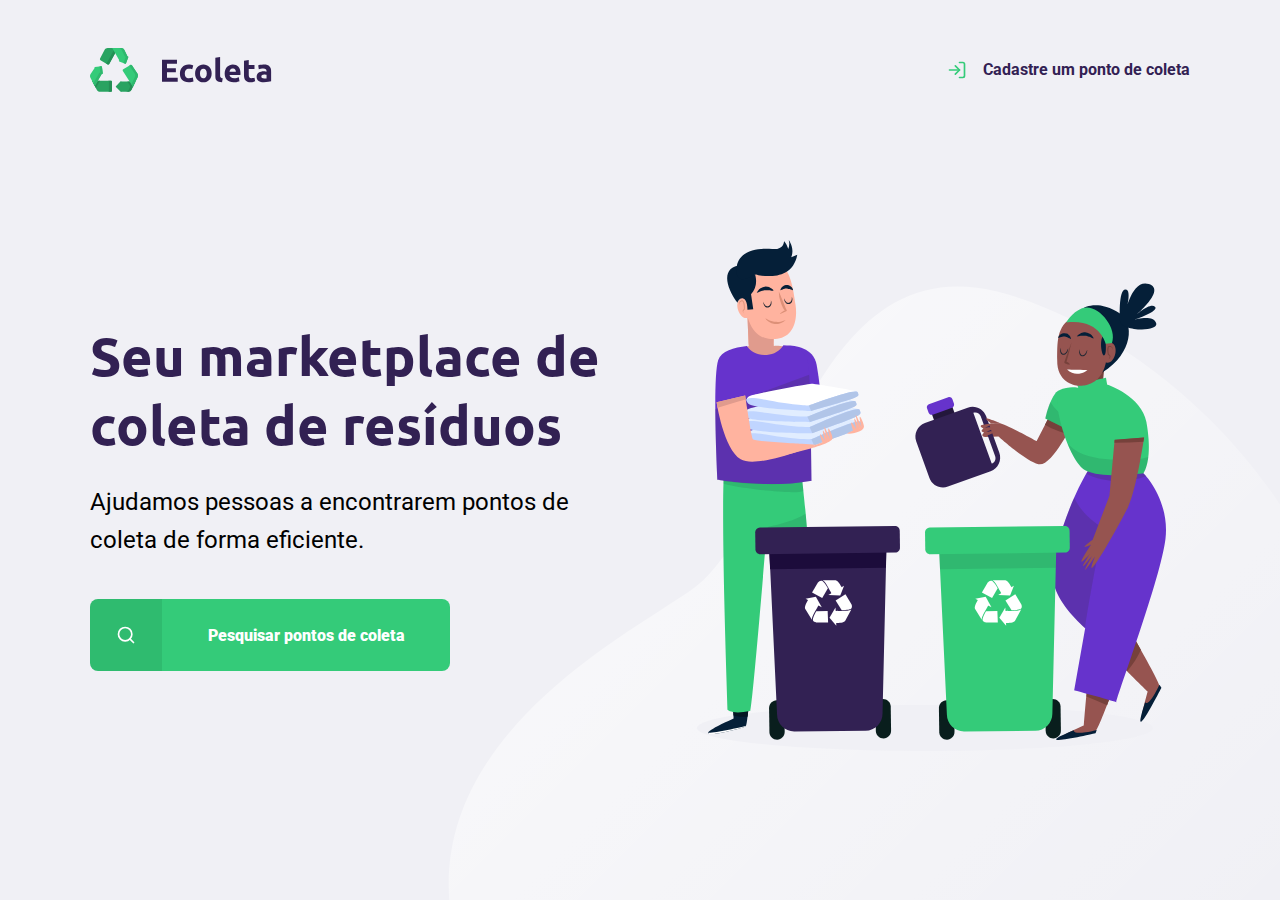
<file: index.html>
<!DOCTYPE html>
<html lang="pt_br">
<head>
    <meta charset="UTF-8">
    <meta name="viewport" content="width=device-width, initial-scale=1.0">
    <title>Ecoleta</title>

    <link href="https://fonts.googleapis.com/css2?family=Roboto&family=Ubuntu:wght@300;700&display=swap" rel="stylesheet">
    
    <link rel="stylesheet" href="/styles/main.css">
    <link rel="stylesheet" href="/styles/home.css">
    <link rel="stylesheet" href="/styles/responsive.css">
    
    
</head>
<body>

    <div id="page-home">

        <div class="content">
            <header>
                <img src="/assets/icones/logo.svg" alt="logomarca">
                <a href="#">
                    <span></span>
                    Cadastre um ponto de coleta
                </a>
            </header>

            <main>
                <h1>Seu marketplace de coleta de resíduos</h1>
        
                <p>Ajudamos pessoas a encontrarem pontos de coleta de forma eficiente.</p>
                
                <a href="#">
                    <span></span><strong>Pesquisar pontos de coleta</strong>
                </a>
                
            </main>
            
            
    
        </div>


    </div>

    
    
</body>
</html>
</file>
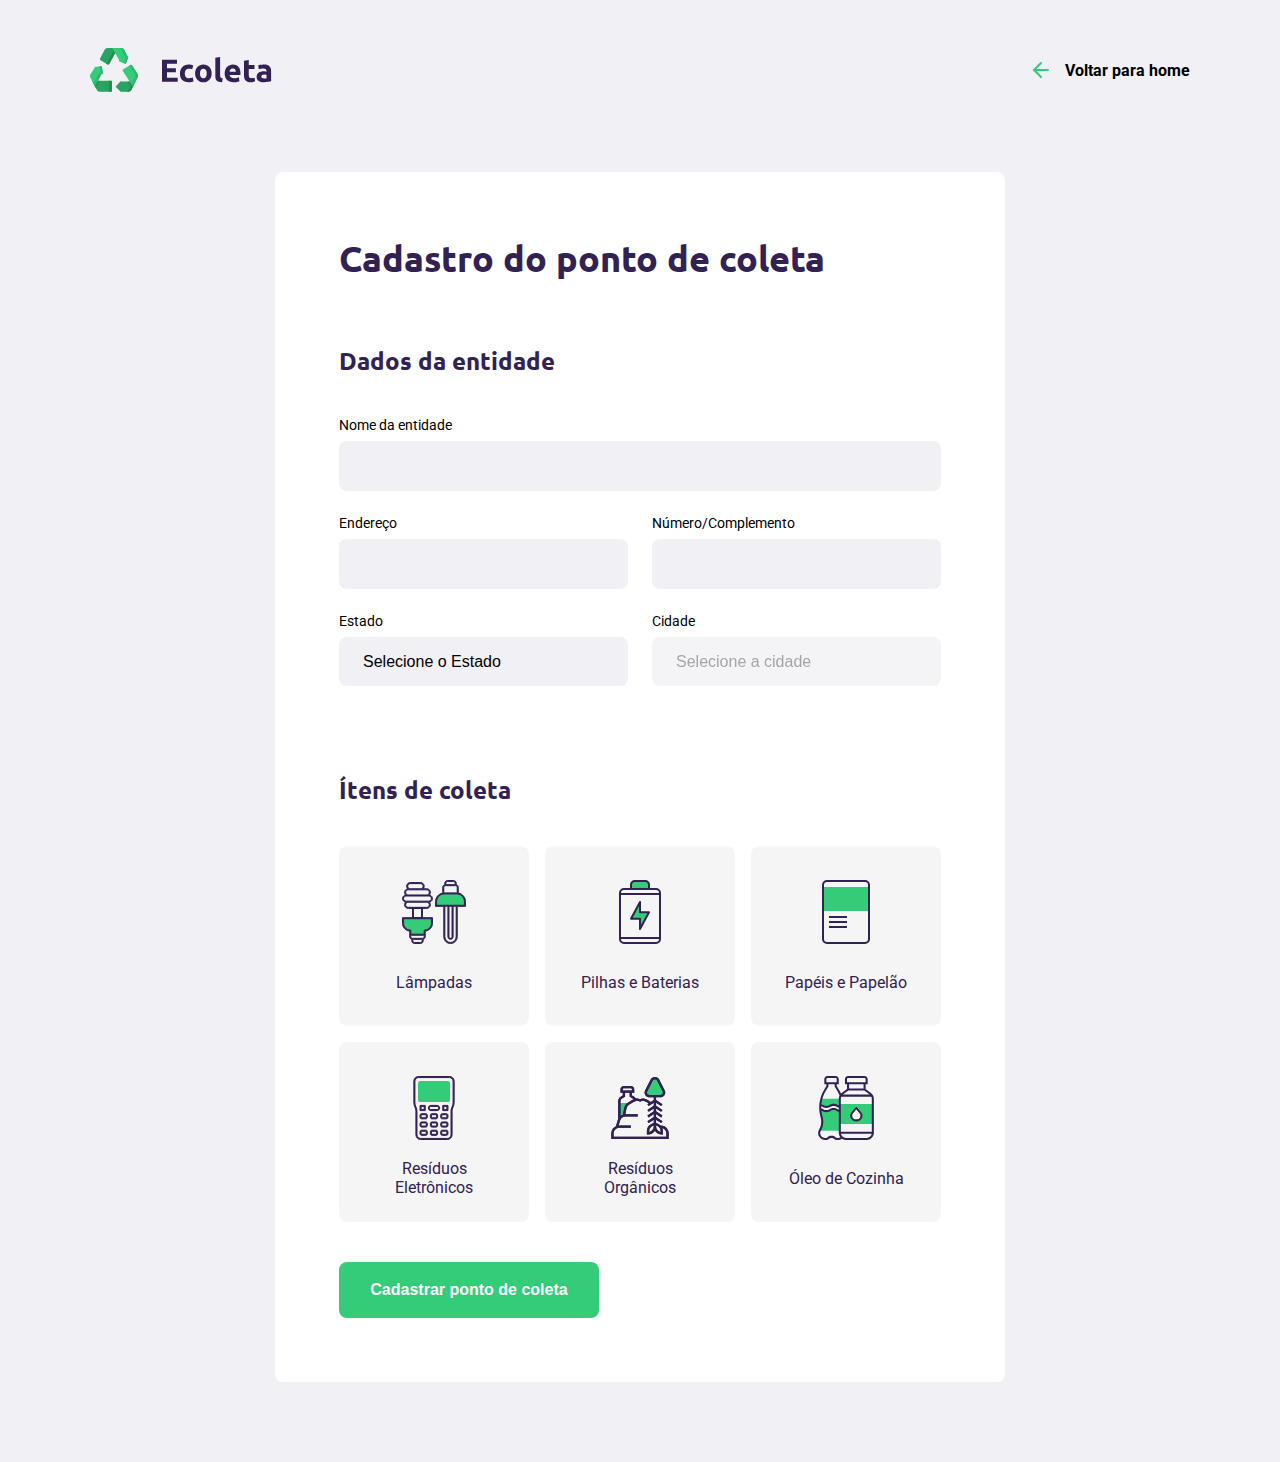
<file: create-point.html>
<!DOCTYPE html>
<html lang="pt_br">
<head>
    <meta charset="UTF-8">
    <meta name="viewport" content="width=device-width, initial-scale=1.0">
    <title>Criar um ponto de coleta</title>

    <link href="https://fonts.googleapis.com/css2?family=Roboto&family=Ubuntu:wght@300;700&display=swap" rel="stylesheet">
    
    <link rel="stylesheet" href="/styles/main.css">
    <link rel="stylesheet" href="/styles/create-point.css">

    <link rel="stylesheet" href="/styles/responsive.css">
    
    
</head>
<body>

    <div id="page-create-point">

            <header>
                <img src="/assets/icones/logo.svg" alt="logomarca">
                <a href="#">
                    <span></span>
                    Voltar para home
                </a>
            </header>

            <form action="">

                <h1>Cadastro do ponto de coleta</h1>

                <fieldset>
                    <legend>
                        <h2>Dados da entidade</h2>
                    </legend>
                    
                    <div class="field">
                        <label form="name">Nome da entidade</label>
                        <input type="text" name="name" required>
                    </div>

                    <div class="field-group">
                        <div class="field">
                            <label for="address">Endereço</label>
                            <input type="text" name="address" required>
                        </div>
                        <div class="field">
                            <label for="address2">Número/Complemento</label>
                            <input type="text" name="address2" required>
                        </div>
                    </div>

                    <div class="field-group">
                        <div class="field">
                            <label for="state">Estado</label>
                            <select name="uf" required>
                                <option value="">Selecione o Estado</option>
                            </select>

                        </div>
                        <div class="field">
                            <label for="city">Cidade</label>
                            <select name="city" disabled required>
                                <option value="">Selecione a cidade</option>
                            </select>

                            <input type="hidden" name="state">
                        </div>
                    </div>

                </fieldset>

                <fieldset>
                    <legend>
                        <h2>Ítens de coleta</h2>
                    </legend>

                    <div class="itens-grid">
                        <li data-id="1" class="">
                            <img src="/assets/icones/lampadas.svg" alt="Lâmpadas">
                            <span>Lâmpadas</span>
                        </li>
                        
                        <li data-id="2" class="">
                            <img src="/assets/icones/baterias.svg" alt="Pilhas e Baterias">
                            <span>Pilhas e Baterias</span>
                        </li>

                        <li data-id="3" class="">
                            <img src="/assets/icones/papeis-papelao.svg" alt="Papéis e Papelão">
                            <span>Papéis e Papelão</span>
                        </li>

                        <li data-id="4" class="">
                            <img src="/assets/icones/eletronicos.svg" alt="Resíduos Eletrônicos">
                            <span>Resíduos Eletrônicos</span>
                        </li>

                        <li data-id="5" class="">
                            <img src="/assets/icones/organicos.svg" alt="Resíduos Orgânicos">
                            <span>Resíduos Orgânicos</span>
                        </li>

                        <li data-id="6" class="">
                            <img src="/assets/icones/oleo.svg" alt="Óleo de Cozinha">
                            <span>Óleo de Cozinha</span>
                        </li>
                    </div>

                    <input type="hidden" name="itens">
                </fieldset>


                <button type="submit">Cadastrar ponto de coleta</button>


            </form>
            
    </div>

    <script src="/scripts/create-point.js"></script>
</body>
</html>
</file>
<file: styles/main.css>
:root{
    --title-color: #322153;

    --primary-color: #34cb79;
}

*{
    margin: 0;
    padding: 0;
    box-sizing: border-box;
}

html{
    font-family: 'Roboto', sans-serif;
}

body{
    background: #f0f0f5;
    -webkit-font-smoothing: antialiased;
}

a{
    text-decoration: none;
}

h1,h2,h3,h4,h5,h6{
    font-family: 'Ubuntu', sans-serif;
    color: var(--title-color);
}
</file>
<file: styles/home.css>
#page-home{
    height: 100vh;
    background: url('../assets/icones/home-background.svg') no-repeat;
    background-position: 35vw bottom;

}

#page-home .content {
    width: 90%;
    max-width: 1100px;
    height: 100%;
    margin: 0 auto;
    display: flex;
    flex-direction: column;
}

#page-home header {
    margin-top: 48px;
    display: flex;
    align-items: center;
    justify-content: space-between;
}

#page-home header a{
    display: flex;
    color: var(--title-color);
    font-weight: 700;
}

#page-home header a span{
    margin-right:  16px;
    display: flex;

    background-image: url('../assets/icones/log-in.svg');

    width: 20px;
    height: 20px;
}

#page-home main {
    max-width: 550px;

    flex: 1;

    display: flex;
    flex-direction: column;
    justify-content: center;
}

#page-home main h1{
    font-size: 54px;

}

#page-home main p{
    font-size: 24px;
    line-height: 38px;
    margin-top: 24px;
}

#page-home main a{
    width: 100%;
    max-width: 360px;
    height: 72px;

    border-radius: 8px;

    display: flex;
    align-items: center;

    margin-top: 40px;

    background: var(--primary-color);

    transition: 400ms;

    font-weight: bold;
    color: white;
}

#page-home main a:hover {
    background-color: #2fb86e ;
}

#page-home main a span{
    width: 72px;
    height: 72px;

    border-top-left-radius: 8px;
    border-bottom-left-radius: 8px;

    background-color: rgba(0, 0, 0, 0.08);

    display: flex;
    align-items: center;
    justify-content: center;
}

#page-home main a span::after{
    content: "";
    background-image: url('../assets/icones/search.svg');

    width: 20px;
    height: 20px;
}

#page-home main a strong{
    flex: 1;
    text-align: center;
}
</file>
<file: styles/responsive.css>
@media (max-width: 900px){
    #page-home{
        background-position-x: 70vw;
    }

    #page-home .content{
        align-items: center;
        text-align: center;
    }
    #page-home header a{
        position: absolute;
        bottom: 48px;

        left: 50%;
        transform: translateX(-50%);
    }
    #page-home main {
        align-items: center;
    }
}

@media (min-width: 1700px){
    #page-home{
        background-position-x: 40vw;
    }
}

@media (max-height: 760px){
    #page-home{
        background-position-y: 200px;
    }
}
</file>
<file: styles/create-point.css>
#page-create-point{
    width: 90%;
    max-width: 1100px;

    /*alinhamento de caixa externo */

    margin: 0 auto;
}

#page-create-point header {
    margin-top: 48px;
    display: flex;
    justify-content: space-between;
    align-items: center;
}

#page-create-point header a{
    color: var(--titlecolor);
    font-weight: bold;

    display: flex;
    align-items: center;
}

#page-create-point header a span{
    margin-right: 16px  ;
    background-image: url('../assets/icones/arrow-left.svg');
    display: flex;

    width: 20px;
    height: 24px;
}

form{
    background-color: white;
    
    margin: 80px auto;
    padding: 64px;

    border-radius: 8px;

    max-width: 730px;
}

form h1{
    font-size: 36px;
}

form fieldset{
    margin-top: 64px;
    
    border: 0;
}

form legend{
    margin-bottom: 40px;
}

form legend h2 {
    font-size: 24px;
}

form .field{
    flex: 1;
    display: flex;
    flex-direction: column;

    margin-bottom: 24px;
}

form .field-group{
    display: flex;
}

form input,
form select {
    background-color: #f0f0f5;

    border: 0;
    padding: 16px 24px;
    font-size: 16px;

    border-radius: 8px;
}

form select{
    -webkit-appearance: none;
    -moz-appearance: none;
    appearance: none;
}

form label{
    font-size: 14px;
    margin-bottom: 8px;
}

form .field-group .field + .field{
    margin-left: 24px;
}

form button{
    width: 260px;
    height: 56px;

    background-color: var(--primary-color);
    border-radius: 8px;

    color: white;
    font-weight: bold;
    font-size: 16px;

    border: 0;

    margin-top: 40px;

    transition: background-color 400ms;
}

form button:hover{
    background-color: #2fb86e;
}

.itens-grid{
    display: grid;
    grid-template-columns: 1fr 1fr 1fr;
    gap: 16px;
}

.itens-grid li {
    background-color: #f5f5f5;
    list-style: none;

    border: 2px solid #f5f5f5;
    border-radius: 8px;
    
    height: 180px;

    padding: 32px 24px 16px;

    display: flex;
    flex-direction: column;
    align-items: center;
    justify-content: space-between;
    
    text-align: center;

    cursor: pointer;
}

.itens-grid li span{
    margin-top: 12px;

    flex: 1;

    display: flex;
    align-items: center;

    color: var(--title-color);
}

.itens-grid li.selected{
    background: #e1faec;
    border: 2px solid #34cb79;
}

.itens-grid li img,
.itens-grid li span{
    pointer-events: none;
}
</file>
